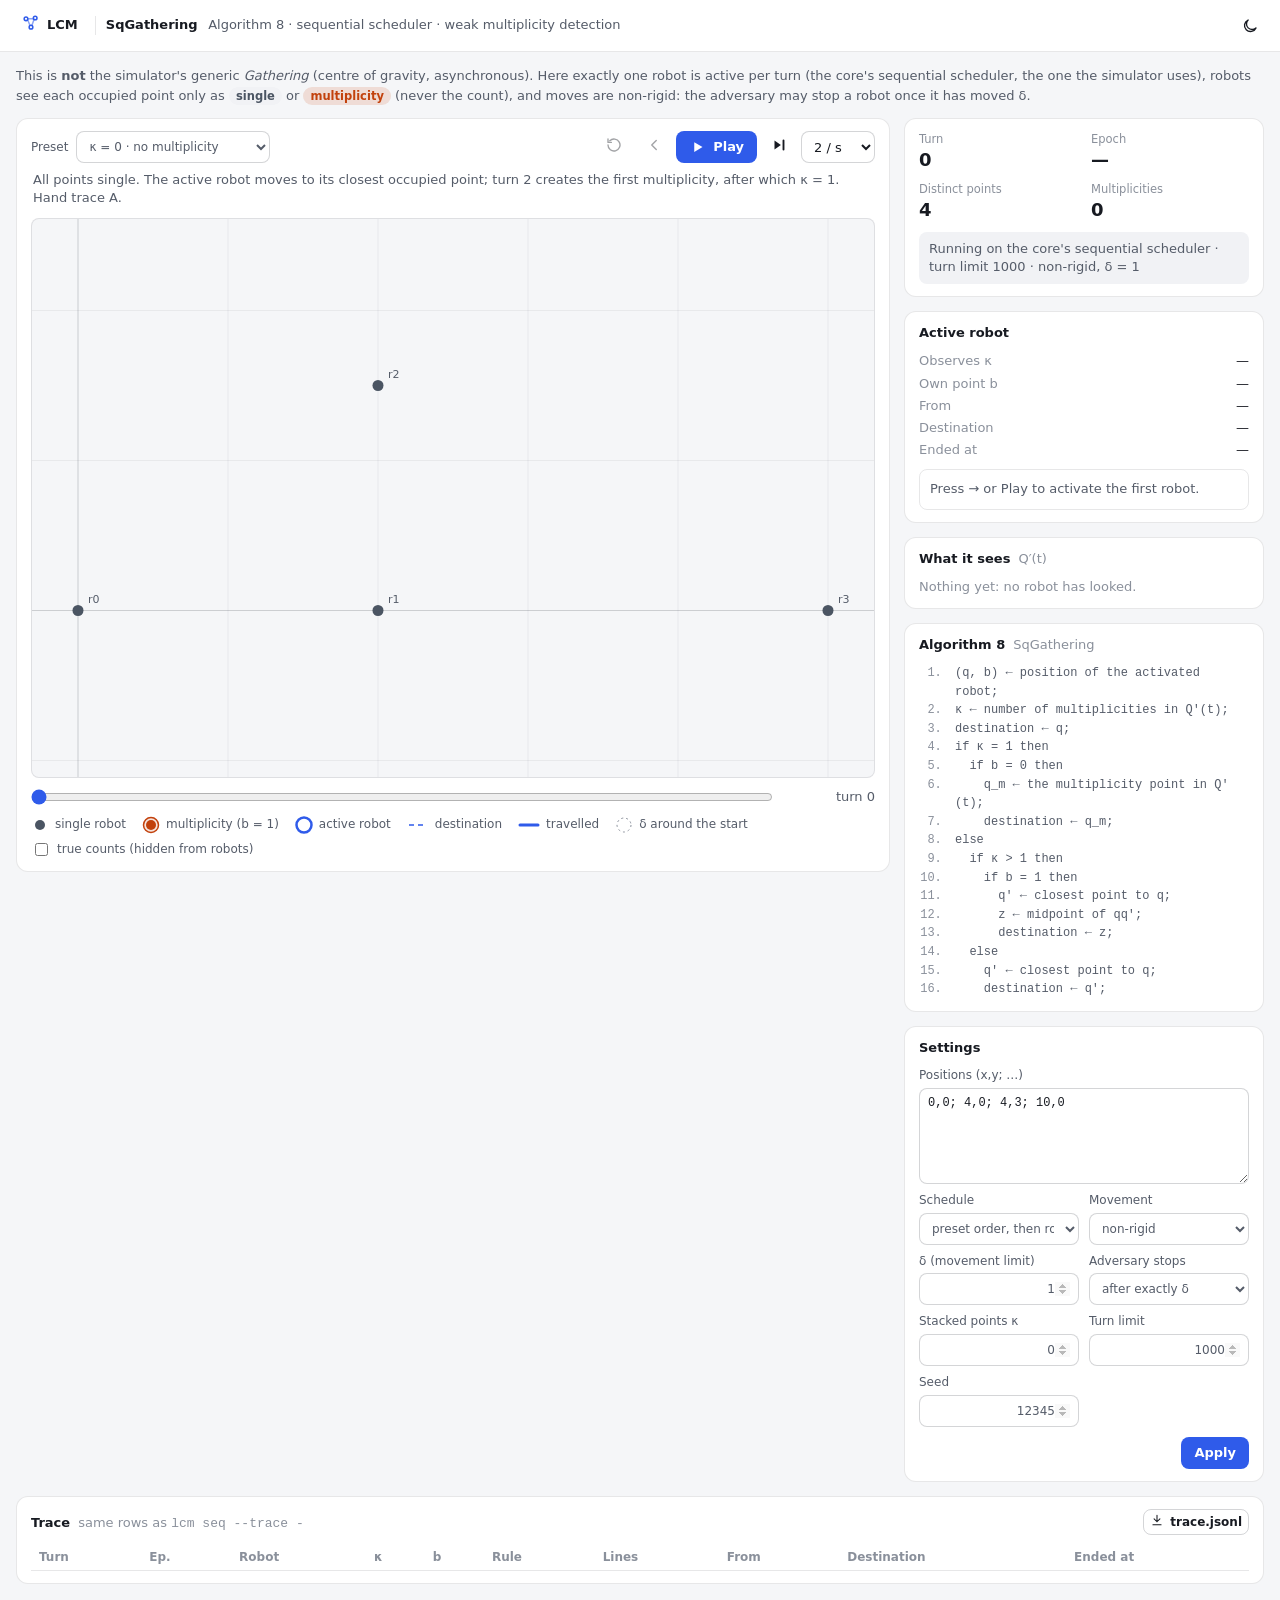
<file: web/sqgathering.html>
<!DOCTYPE html>
<html lang="en">
<head>
  <meta charset="UTF-8">
  <meta name="viewport" content="width=device-width, initial-scale=1.0">
  <title>SqGathering · LCM Simulator</title>
  <meta name="description" content="Algorithm 8 (SqGathering): gathering with weak multiplicity detection under a sequential scheduler, round by round.">
  <script>
    (() => {
      let t = "system";
      try { t = localStorage.getItem("lcm-theme") || "system"; } catch {}
      if (t !== "system") document.documentElement.dataset.theme = t;
    })();
  </script>
  <link rel="stylesheet" href="styles.css">
  <link rel="stylesheet" href="sqgathering.css">
</head>
<body class="sqg">
  <header class="sqg-bar">
    <a class="btn" href="../" title="Back to the simulator"><span data-icon="logo" data-size="20"></span><span class="brand-name">LCM</span></a>
    <span class="crumb">SqGathering <span class="crumb-sub">Algorithm 8 · sequential scheduler · weak multiplicity detection</span></span>
    <span class="spacer"></span>
    <button id="theme" class="btn" title="Theme" aria-label="Theme"><span data-icon="moon"></span></button>
  </header>

  <p class="sqg-note">
    This is <strong>not</strong> the simulator's generic <em>Gathering</em> (centre of gravity, asynchronous).
    Here exactly one robot is active per turn (the core's sequential scheduler, the one the simulator uses), robots see each occupied point only as
    <span class="chip single">single</span> or <span class="chip multi">multiplicity</span> (never the count),
    and moves are non-rigid: the adversary may stop a robot once it has moved δ.
  </p>

  <div class="sqg-main">
    <section class="sqg-stage panel-card" aria-label="Configuration">
      <div class="controls" role="toolbar" aria-label="Playback">
        <label class="field compact">
          <span>Preset</span>
          <select id="preset"></select>
        </label>
        <span class="spacer"></span>
        <button id="restart" class="btn" title="Back to turn 0 (Home)" aria-label="Back to turn 0"><span data-icon="reset"></span></button>
        <button id="back" class="btn" title="Previous turn (←)" aria-label="Previous turn"><span data-icon="chevron" class="flip"></span></button>
        <button id="play" class="btn primary" title="Play (Space)"><span data-icon="play"></span><span class="label">Play</span></button>
        <button id="step" class="btn" title="Next turn (→)" aria-label="Next turn"><span data-icon="stepEvent"></span></button>
        <select id="speed" aria-label="Turns per second" title="Turns per second">
          <option value="1">1 / s</option>
          <option value="2" selected>2 / s</option>
          <option value="5">5 / s</option>
          <option value="20">20 / s</option>
        </select>
      </div>
      <p id="preset_blurb" class="blurb"></p>
      <div class="canvas-wrap">
        <svg id="view" role="img" aria-label="Robot positions"></svg>
      </div>
      <div class="scrub">
        <input id="scrub" type="range" min="0" max="0" value="0" aria-label="Turn">
        <span id="scrub_label" class="num">turn 0</span>
      </div>
      <ul class="legend">
        <li><svg width="18" height="18" viewBox="-9 -9 18 18"><circle r="5" class="pt-single"/></svg>single robot</li>
        <li><svg width="18" height="18" viewBox="-9 -9 18 18"><circle r="7.5" class="pt-multi-ring"/><circle r="5" class="pt-multi"/></svg>multiplicity (b = 1)</li>
        <li><svg width="18" height="18" viewBox="-9 -9 18 18"><circle r="7.5" class="pt-active"/></svg>active robot</li>
        <li><svg width="22" height="18" viewBox="-11 -9 22 18"><path d="M-9 0H9" class="mv-planned"/></svg>destination</li>
        <li><svg width="22" height="18" viewBox="-11 -9 22 18"><path d="M-9 0H9" class="mv-done"/></svg>travelled</li>
        <li><svg width="18" height="18" viewBox="-9 -9 18 18"><circle r="7" class="delta-ring"/></svg>δ around the start</li>
        <li><label class="inline"><input id="counts" type="checkbox"> true counts (hidden from robots)</label></li>
      </ul>
    </section>

    <aside class="sqg-side">
      <section class="panel-card" aria-label="Status">
        <div class="stats">
          <div><span class="k">Turn</span><span id="s_round" class="v num">0</span></div>
          <div><span class="k">Epoch</span><span id="s_epoch" class="v num">—</span></div>
          <div><span class="k">Distinct points</span><span id="s_distinct" class="v num">—</span></div>
          <div><span class="k">Multiplicities</span><span id="s_multi" class="v num">—</span></div>
        </div>
        <div id="s_status" class="status"></div>
      </section>

      <section class="panel-card" aria-label="Active robot">
        <h2>Active robot <span id="a_robot" class="robot-tag"></span></h2>
        <dl class="kv">
          <dt>Observes κ</dt><dd id="a_kappa" class="num">—</dd>
          <dt>Own point b</dt><dd id="a_b">—</dd>
          <dt>From</dt><dd id="a_from" class="num">—</dd>
          <dt>Destination</dt><dd id="a_dest" class="num">—</dd>
          <dt>Ended at</dt><dd id="a_stop" class="num">—</dd>
        </dl>
        <div id="a_rule" class="rule-card">Step to activate the first robot.</div>
      </section>

      <section class="panel-card" aria-label="Observation">
        <h2>What it sees <span class="muted">Q′(t)</span></h2>
        <ul id="obs" class="obs"></ul>
      </section>

      <section class="panel-card" aria-label="Algorithm 8">
        <h2>Algorithm 8 <span class="muted">SqGathering</span></h2>
        <ol id="algo" class="algo"></ol>
      </section>

      <section class="panel-card" aria-label="Settings">
        <h2>Settings</h2>
        <div class="settings">
          <label class="field"><span>Positions (x,y; …)</span><textarea id="f_positions" rows="3" spellcheck="false"></textarea></label>
          <label class="field"><span>Schedule</span>
            <select id="f_schedule">
              <option value="preset">preset order, then round-robin</option>
              <option value="round-robin">round-robin</option>
              <option value="random">random order each epoch</option>
            </select>
          </label>
          <label class="field"><span>Movement</span>
            <select id="f_movement">
              <option value="non-rigid">non-rigid</option>
              <option value="rigid">rigid</option>
            </select>
          </label>
          <label class="field"><span>δ (movement limit)</span><input id="f_delta" type="number" min="0.01" step="0.1"></label>
          <label class="field"><span>Adversary stops</span>
            <select id="f_stop">
              <option value="delta">after exactly δ</option>
              <option value="random">at random (≥ δ)</option>
              <option value="half">halfway (≥ δ)</option>
            </select>
          </label>
          <label class="field"><span>Stacked points κ</span><input id="f_multiplicities" type="number" min="0" step="1"></label>
          <label class="field"><span>Turn limit</span><input id="f_budget" type="number" min="0" step="1"></label>
          <label class="field"><span>Seed</span><input id="f_seed" type="number" min="0" step="1"></label>
        </div>
        <div class="row-end">
          <span id="f_error" class="error" role="alert"></span>
          <button id="apply" class="btn primary">Apply</button>
        </div>
      </section>
    </aside>
  </div>

  <section class="panel-card trace-card" aria-label="Trace">
    <h2>Trace <span class="muted">same rows as <code>lcm seq --trace -</code></span>
      <span class="spacer"></span>
      <button id="download" class="btn small outline" title="Download the trace as JSON lines"><span data-icon="download" data-size="14"></span>trace.jsonl</button>
    </h2>
    <div class="trace-wrap">
      <table class="trace">
        <thead><tr><th>Turn</th><th>Ep.</th><th>Robot</th><th>κ</th><th>b</th><th>Rule</th><th>Lines</th><th>From</th><th>Destination</th><th>Ended at</th></tr></thead>
        <tbody id="trace"></tbody>
      </table>
    </div>
  </section>

  <script type="module" src="sqgathering.js"></script>
</body>
</html>
</file>
<file: web/styles.css>
/* LCM simulator: design tokens and components. No external fonts or CSS
 * frameworks; everything here is used by index.html. */

:root {
  color-scheme: light;
  --canvas: #f5f6f8;
  --bounds: rgba(20, 24, 33, 0.16);
  --surface: rgba(255, 255, 255, 0.9);
  --surface-solid: #ffffff;
  --surface-2: #f1f2f5;
  --border: rgba(20, 24, 33, 0.1);
  --border-strong: rgba(20, 24, 33, 0.18);
  --text: #171a21;
  --text-2: #555c69;
  --text-3: #8a909b;
  --accent: #2f5bea;
  --accent-text: #ffffff;
  --accent-weak: rgba(47, 91, 234, 0.1);
  --danger: #c62828;
  --warn-weak: rgba(217, 119, 6, 0.12);
  --warn-text: #92400e;
  --shadow: 0 1px 2px rgba(16, 24, 40, 0.05), 0 6px 20px rgba(16, 24, 40, 0.08);
  --radius: 12px;
  --radius-sm: 8px;
  --font: system-ui, -apple-system, "Segoe UI", Roboto, "Helvetica Neue", Arial, sans-serif;
  --mono: ui-monospace, SFMono-Regular, Menlo, Consolas, monospace;
}

@media (prefers-color-scheme: dark) {
  :root:not([data-theme="light"]) {
    color-scheme: dark;
    --canvas: #0e1014;
    --bounds: rgba(230, 234, 242, 0.14);
    --surface: rgba(25, 28, 35, 0.88);
    --surface-solid: #191c23;
    --surface-2: #22262e;
    --border: rgba(230, 234, 242, 0.09);
    --border-strong: rgba(230, 234, 242, 0.18);
    --text: #e9ebef;
    --text-2: #a6acb8;
    --text-3: #6f7683;
    --accent: #7090ff;
    --accent-text: #0e1014;
    --accent-weak: rgba(112, 144, 255, 0.16);
    --danger: #ff6b6b;
    --warn-weak: rgba(251, 191, 36, 0.14);
    --warn-text: #fbbf24;
    --shadow: 0 1px 2px rgba(0, 0, 0, 0.3), 0 8px 24px rgba(0, 0, 0, 0.35);
  }
}

:root[data-theme="dark"] {
  color-scheme: dark;
  --canvas: #0e1014;
  --bounds: rgba(230, 234, 242, 0.14);
  --surface: rgba(25, 28, 35, 0.88);
  --surface-solid: #191c23;
  --surface-2: #22262e;
  --border: rgba(230, 234, 242, 0.09);
  --border-strong: rgba(230, 234, 242, 0.18);
  --text: #e9ebef;
  --text-2: #a6acb8;
  --text-3: #6f7683;
  --accent: #7090ff;
  --accent-text: #0e1014;
  --accent-weak: rgba(112, 144, 255, 0.16);
  --danger: #ff6b6b;
  --warn-weak: rgba(251, 191, 36, 0.14);
  --warn-text: #fbbf24;
  --shadow: 0 1px 2px rgba(0, 0, 0, 0.3), 0 8px 24px rgba(0, 0, 0, 0.35);
}

* { box-sizing: border-box; }
html, body { margin: 0; height: 100%; overflow: hidden; }
body {
  background: var(--canvas);
  color: var(--text);
  font: 13px/1.4 var(--font);
  -webkit-font-smoothing: antialiased;
}
button, input, select { font: inherit; color: inherit; }
.num { font-variant-numeric: tabular-nums; }
[hidden] { display: none !important; }

/* ---------------------------------------------------------------- canvas */
#stage { position: fixed; inset: 0; }
#canvas { display: block; width: 100%; height: 100%; touch-action: none; cursor: crosshair; }
#canvas.panning { cursor: grabbing; }

/* ---------------------------------------------------------------- panels */
.panel {
  position: fixed;
  z-index: 10;
  background: var(--surface);
  border: 1px solid var(--border);
  border-radius: var(--radius);
  box-shadow: var(--shadow);
  backdrop-filter: blur(12px) saturate(1.2);
  -webkit-backdrop-filter: blur(12px) saturate(1.2);
}
body.clean .panel:not(.keep) { display: none !important; }

/* toolbar, top left */
#toolbar { top: 12px; left: 12px; display: flex; align-items: center; gap: 4px; padding: 6px; }
.brand { display: flex; align-items: center; gap: 8px; padding: 0 8px 0 4px; font-weight: 650; letter-spacing: 0.01em; white-space: nowrap; }
.brand svg { color: var(--accent); }
.divider { width: 1px; align-self: stretch; margin: 4px 4px; background: var(--border); }

/* settings, left under the toolbar */
#settings { top: 68px; left: 12px; width: 300px; max-height: calc(100vh - 80px); display: flex; flex-direction: column; }
.panel-head { display: flex; align-items: center; gap: 8px; padding: 12px 14px 8px; }
.panel-head h2 { margin: 0; font-size: 13px; font-weight: 650; }
.panel-head .spacer { flex: 1; }
.panel-body { overflow-y: auto; padding: 0 6px 6px; }
.panel-foot { display: flex; justify-content: space-between; align-items: center; gap: 8px; padding: 8px 14px 12px; border-top: 1px solid var(--border); color: var(--text-3); font-size: 12px; }

.group { border-radius: var(--radius-sm); }
.group > summary {
  list-style: none; cursor: pointer; display: flex; align-items: center; gap: 6px;
  padding: 8px; font-weight: 600; color: var(--text-2); border-radius: var(--radius-sm);
  text-transform: uppercase; font-size: 11px; letter-spacing: 0.06em;
}
.group > summary::-webkit-details-marker { display: none; }
.group > summary:hover { background: var(--surface-2); }
.group > summary .chev { transition: transform 0.15s; color: var(--text-3); }
.group[open] > summary .chev { transform: rotate(90deg); }
.group-body { padding: 0 8px 8px; display: grid; gap: 10px; }

.field { display: grid; gap: 4px; }
.field-top { display: flex; align-items: center; gap: 8px; }
.field-top label { flex: 1; color: var(--text); }
.field-top label.has-hint { flex: 0 1 auto; margin-right: auto; cursor: help; text-decoration: underline dotted var(--text-3); text-underline-offset: 3px; }
.field.disabled { opacity: 0.45; }
.field .sub { color: var(--text-3); font-size: 11.5px; }

input[type="number"], select {
  height: 28px; border-radius: 7px; border: 1px solid var(--border-strong);
  background: var(--surface-solid); padding: 0 8px; min-width: 0;
}
input[type="number"] { width: 84px; text-align: right; font-variant-numeric: tabular-nums; }
input[type="number"]::-webkit-inner-spin-button { opacity: 0.4; }
select { padding-right: 24px; }
input:focus-visible, select:focus-visible, textarea:focus-visible, button:focus-visible, summary:focus-visible {
  outline: 2px solid var(--accent); outline-offset: 1px;
}

textarea {
  width: 100%; resize: vertical; min-height: 96px; padding: 6px 8px; border-radius: 7px;
  border: 1px solid var(--border-strong); background: var(--surface-solid); color: var(--text);
  font: 12px/1.5 var(--mono); tab-size: 4;
}
.field .sub.error { color: var(--danger); }
.field .sub.note { margin-top: -2px; }
.start-summary { margin: 0; padding: 8px 10px; border-radius: 7px; background: var(--surface-2); color: var(--text-2); font-size: 12px; line-height: 1.45; }
.more > summary { list-style: none; cursor: pointer; display: inline-flex; align-items: center; gap: 4px; color: var(--text-2); font-size: 12px; padding: 2px 0; }
.more > summary::-webkit-details-marker { display: none; }
.more > summary:hover { color: var(--text); }
.more > summary .chev { transition: transform 0.15s; color: var(--text-3); }
.more[open] > summary .chev { transform: rotate(90deg); }
.more-body { display: grid; gap: 10px; padding: 8px 0 0 10px; margin-top: 4px; border-left: 2px solid var(--border); }
input[type="range"] { width: 100%; height: 18px; margin: 0; background: transparent; accent-color: var(--accent); cursor: pointer; }

/* switch */
.switch { position: relative; width: 32px; height: 18px; flex: none; }
.switch input { position: absolute; inset: 0; opacity: 0; margin: 0; cursor: pointer; }
.switch span { position: absolute; inset: 0; border-radius: 999px; background: var(--border-strong); transition: background 0.15s; pointer-events: none; }
.switch span::after { content: ""; position: absolute; top: 2px; left: 2px; width: 14px; height: 14px; border-radius: 50%; background: #fff; box-shadow: 0 1px 2px rgba(0,0,0,.25); transition: transform 0.15s; }
.switch input:checked + span { background: var(--accent); }
.switch input:checked + span::after { transform: translateX(14px); }
.switch input:focus-visible + span { outline: 2px solid var(--accent); outline-offset: 2px; }

/* buttons */
.btn {
  display: inline-flex; align-items: center; justify-content: center; gap: 6px;
  height: 32px; min-width: 32px; padding: 0 8px; border-radius: var(--radius-sm);
  border: 1px solid transparent; background: transparent; cursor: pointer; color: var(--text); white-space: nowrap;
}
a.btn { text-decoration: none; }
.btn:hover:not(:disabled) { background: var(--surface-2); }
.btn:disabled { opacity: 0.4; cursor: default; }
.btn.primary { background: var(--accent); color: var(--accent-text); padding: 0 12px; font-weight: 600; }
.btn.primary:hover:not(:disabled) { background: var(--accent); filter: brightness(1.08); }
.btn.small { height: 26px; min-width: 26px; padding: 0 6px; font-size: 12px; }
.btn.outline { border-color: var(--border-strong); }
.btn[aria-pressed="true"] { background: var(--accent-weak); color: var(--accent); }
.btn svg { flex: none; }
#toolbar select[hidden] { display: none; }
/* The Examples menu opens under its toolbar button (positioned by app.js), like the Export menu. */
#examples_menu { right: auto; bottom: auto; min-width: 280px; max-width: min(360px, calc(100vw - 16px)); }
.menu-item { height: auto; min-height: 36px; padding: 6px 10px 6px 8px; gap: 8px; text-align: left; }
.menu-item .tick { flex: none; display: inline-flex; visibility: hidden; color: var(--accent); }
.menu-item[aria-checked="true"] .tick { visibility: visible; }
.menu-item[aria-checked="true"] { background: var(--accent-weak); }
.menu-item .text { display: grid; gap: 1px; }
.menu-item .title { font-weight: 600; }
.menu-item .note { color: var(--text-3); font-size: 11.5px; font-weight: 400; white-space: normal; }
.menu-item:first-child { margin-bottom: 4px; }
#toolbar select { height: 32px; border-radius: var(--radius-sm); background: var(--surface-solid); }
/* The menu is as wide as its longest entry: with the "per turn" entries (sequential scheduler) hold it to a width the toolbar can afford. */
#playback.has-turns { width: 100px; padding: 0 20px 0 6px; text-overflow: clip; }

.badge { display: inline-flex; align-items: center; gap: 4px; padding: 2px 8px; border-radius: 999px; font-size: 11.5px; font-weight: 600; }
.badge.warn { background: var(--warn-weak); color: var(--warn-text); }

/* HUD, top right */
#hud { top: 12px; right: 12px; width: 236px; padding: 12px 14px; display: grid; gap: 8px; }
.hud-row { display: flex; justify-content: space-between; align-items: baseline; gap: 12px; }
.hud-row .k { color: var(--text-2); }
.hud-row .v { font-variant-numeric: tabular-nums; font-weight: 600; }
.hud-time { font-size: 22px; font-weight: 650; letter-spacing: -0.01em; font-variant-numeric: tabular-nums; }
.hud-status { color: var(--text-2); font-size: 12px; }
.hud-status.ended { color: var(--accent); font-weight: 600; }
.progress { height: 6px; border-radius: 999px; background: var(--surface-2); overflow: hidden; }
.progress > div { height: 100%; width: 0; background: var(--accent); transition: width 0.25s; }
.hud-plot { display: grid; gap: 4px; }
.hud-plot canvas { width: 100%; height: 55px; display: block; border-radius: 6px; background: var(--surface-2); }
.hud-perf { color: var(--text-3); font-size: 11.5px; font-variant-numeric: tabular-nums; border-top: 1px solid var(--border); padding-top: 8px; }
.last-event { font-family: var(--mono); font-size: 11.5px; color: var(--text-2); background: var(--surface-2); border-radius: 6px; padding: 6px 8px; }

/* inspector, right under the HUD */
#inspector { top: 12px; right: 260px; width: 250px; padding: 12px 14px; display: grid; gap: 6px; }
#inspector h3 { margin: 0; font-size: 13px; display: flex; align-items: center; gap: 8px; }
#inspector h3 .spacer { flex: 1; }
#inspector dl { display: grid; grid-template-columns: auto 1fr; gap: 3px 10px; margin: 4px 0 0; }
#inspector dt { color: var(--text-2); }
#inspector dd { margin: 0; text-align: right; font-variant-numeric: tabular-nums; overflow-wrap: anywhere; }
.chip { display: inline-flex; align-items: center; gap: 6px; }
.dot { width: 10px; height: 10px; border-radius: 50%; display: inline-block; flex: none; box-shadow: inset 0 0 0 1px rgba(0,0,0,.15); }

/* legend, bottom left */
#legend { left: 12px; bottom: 12px; padding: 8px 12px; display: flex; flex-wrap: wrap; gap: 4px 14px; max-width: min(640px, calc(100vw - 90px)); }
#legend .item { display: inline-flex; align-items: center; gap: 6px; color: var(--text-2); white-space: nowrap; }
#legend .count { color: var(--text); font-weight: 600; font-variant-numeric: tabular-nums; }
#settings:not([hidden]) ~ #legend { left: 324px; max-width: calc(100vw - 400px); }

/* Pattern Formation: the custom pattern's coordinates */
#pattern_editor { top: 12px; right: 260px; width: 260px; max-height: calc(100vh - 24px); overflow: auto; padding: 10px 12px; display: grid; gap: 8px; z-index: 20; }
#pattern_editor[hidden] { display: none; }
#pattern_editor .pe-head { font-weight: 600; }
#pattern_editor .pe-count { font-weight: 400; color: var(--text-2); margin-left: 6px; }
#pattern_editor textarea { width: 100%; box-sizing: border-box; font: 12px/1.4 ui-monospace, monospace; resize: vertical; background: var(--bg, transparent); color: var(--text); border: 1px solid var(--border); border-radius: 6px; padding: 6px; }
#pattern_editor .pe-error { color: #dc2626; font-size: 12px; }
#pattern_editor .pe-hint { color: var(--text-2); font-size: 12px; }
@media (max-width: 760px) {
  #pattern_editor { top: auto; right: 8px; left: 8px; bottom: 64px; width: auto; max-height: 45vh; }
}
#legend .swatch-line { display: inline-block; width: 16px; height: 3px; border-radius: 2px; }
#legend .swatch-ring { display: inline-block; width: 8px; height: 8px; border-radius: 50%; border: 2.5px solid; }

/* view tools, bottom right */
#tools { right: 12px; bottom: 12px; display: flex; flex-direction: column; gap: 2px; padding: 4px; }
.menu { position: fixed; z-index: 30; right: 60px; bottom: 60px; padding: 4px; display: grid; min-width: 190px; }
.menu .btn { justify-content: flex-start; }

/* A short laptop screen: the status panel and the view tools share the right edge, so tighten the panel. */
@media (min-width: 761px) and (max-height: 800px) {
  #hud { gap: 4px; padding: 10px 14px; }
}

/* Wherever the view tools are a column (twelve of them), they take two columns, and the status panel (the tallest panel,
 * at the other end of the right edge) gives up its plot, then everything but the essentials, so the two never meet. */
@media (min-width: 761px) and (min-height: 521px) {
  #tools { display: grid; grid-template-columns: repeat(2, auto); gap: 2px; }
}
/* Phones: twelve tools in one row are too many; full screen is the one a phone can do without. */
@media (max-width: 760px) { #fullscreen { display: none; } }
/* Where the status panel's Zoom row is shown (not on phones, nor on screens under 581 px high, which drop its extra rows), it has the + and −. */
#canvas.measuring { cursor: crosshair; }
@media (min-width: 761px) and (max-height: 680px) {
  #hud .hud-plot { display: none; }
}
@media (min-width: 761px) and (max-height: 580px) {
  #hud .hud-extra { display: none !important; }
}

/* The overview map: bottom right, just left of the view tools (app.js sets its right edge). Only where there is room. */
#overview { bottom: 12px; right: 76px; padding: 0; overflow: hidden; z-index: 4; cursor: crosshair; line-height: 0; }
#overview canvas { display: block; }
@media (max-width: 1219px), (max-height: 520px) { #overview { display: none; } }

/* The caption while a turn is played one at a time: above the legend, left-aligned with it. */
#turn_caption { left: 12px; bottom: 56px; width: min(500px, calc(100vw - 100px)); padding: 10px 14px; display: grid; gap: 3px; z-index: 5; }
#settings:not([hidden]) ~ #turn_caption { left: 324px; width: min(500px, calc(100vw - 440px)); }
#turn_caption .cap-head { font-weight: 650; }
#turn_caption .cap-body { color: var(--text-2); line-height: 1.4; }

/* scale bar in the status panel */
#hud .scale { display: inline-flex; align-items: center; gap: 8px; }
#hud .zoomgauge { display: inline-flex; align-items: center; gap: 4px; }
/* Zoom + and − live in the view tools (one place only); the status panel keeps the gauge. */
#hud_zoom_in, #hud_zoom_out { display: none; }
#hud .zoombtn { width: 20px; height: 20px; min-width: 20px; padding: 0; border: 1px solid var(--border-strong); border-radius: 6px; }
#hud_zoom { min-width: 48px; text-align: right; }
#hud_zoom_meter { position: relative; display: inline-block; width: 40px; height: 8px; border-radius: 4px; overflow: hidden; background: var(--surface-2);
  background-image: repeating-linear-gradient(90deg, transparent 0, transparent calc(16.667% - 1px), var(--border-strong) calc(16.667% - 1px), var(--border-strong) 16.667%); }
#hud_zoom_fill { position: absolute; left: 0; top: 0; bottom: 0; width: 0; background: var(--accent); opacity: 0.85; border-radius: 4px; }
#hud_scale_bar { display: inline-block; height: 7px; border: 1.5px solid var(--text-2); border-top: none; box-sizing: border-box; }

/* hover tooltip */
#tip { position: fixed; z-index: 20; pointer-events: none; padding: 4px 8px; border-radius: 6px; background: var(--surface-solid); border: 1px solid var(--border); box-shadow: var(--shadow); font-size: 12px; white-space: nowrap; }

/* overlays */
.overlay { position: fixed; inset: 0; z-index: 40; display: grid; place-items: center; background: rgba(10, 12, 16, 0.28); }
.overlay.plain { background: transparent; pointer-events: none; }
.dialog { position: relative; width: min(460px, calc(100vw - 32px)); padding: 18px 20px; pointer-events: auto; }
.dialog h2 { margin: 0 0 12px; font-size: 15px; }
.dialog .close { position: absolute; top: 12px; right: 12px; }
.dialog.wide { width: min(560px, calc(100vw - 32px)); display: grid; gap: 10px; }
.dialog.wide h2 { margin: 0; }
.dialog p.sub { margin: 0; color: var(--text-2); font-size: 12px; line-height: 1.5; }
.dialog code { font-family: var(--mono); font-size: 11.5px; }
.dialog-foot { display: flex; align-items: center; justify-content: space-between; gap: 12px; }
.dialog-foot .sub { font-size: 12px; color: var(--text-3); }
/* The "Embed in a web page" window (embed.js). */
#embed_dialog .dialog { max-height: calc(100dvh - 24px); overflow-y: auto; }
.embed-options { display: grid; grid-template-columns: auto 1fr; gap: 8px 14px; align-items: center; font-size: 13px; }
.embed-options .k { color: var(--text-2); }
.embed-options .checks, .embed-options .size { display: flex; flex-wrap: wrap; gap: 6px 14px; }
.embed-options .check { display: inline-flex; align-items: center; gap: 5px; }
.embed-options .size label { display: inline-flex; align-items: center; gap: 6px; }
.embed-options .size input { width: 64px; height: 28px; }
.embed-options .presets { display: inline-flex; flex-wrap: wrap; gap: 6px; }
.embed-options select { height: 30px; max-width: 100%; }
.embed-options .check:has(input:disabled) { color: var(--text-3); }
#embed_code { width: 100%; font-family: var(--mono); font-size: 11.5px; line-height: 1.45; resize: vertical; word-break: break-all; }
.dialog-foot .buttons { display: flex; gap: 8px; }
#embed_try { text-decoration: none; }
#embed_try:hover { color: var(--accent); }
.dialog-foot .sub.error { color: var(--danger); }
#coords textarea { min-height: 240px; }
.keys { display: grid; grid-template-columns: auto 1fr; gap: 6px 14px; align-items: center; }
.keys .combo { display: inline-flex; align-items: center; gap: 4px; color: var(--text-3); white-space: nowrap; }
kbd { color: var(--text); font-family: var(--mono); font-size: 11.5px; padding: 1px 6px; border-radius: 5px; border: 1px solid var(--border-strong); background: var(--surface-2); white-space: nowrap; }
.loading { display: flex; align-items: center; gap: 10px; color: var(--text-2); }
.spinner { width: 16px; height: 16px; border-radius: 50%; border: 2px solid var(--border-strong); border-top-color: var(--accent); animation: spin 0.8s linear infinite; }
@keyframes spin { to { transform: rotate(360deg); } }

#toast { position: fixed; z-index: 50; left: 50%; bottom: 16px; transform: translateX(-50%); padding: 8px 14px; border-radius: 999px; background: var(--surface-solid); border: 1px solid var(--border); box-shadow: var(--shadow); max-width: calc(100vw - 32px); }
#toast.error { color: var(--danger); border-color: var(--danger); }

@media (prefers-reduced-motion: reduce) { * { transition: none !important; animation: none !important; } }

/* ------------------------------------------------------------ smaller screens
 * Desktop is the layout above. --top-h is the toolbar's bottom edge and
 * --hud-bottom the stats card's, both set by app.js, so panels stack under
 * whatever height the toolbar wraps to. */
.sheet-close { display: none; }

/* Tablet and small laptops: icon-only toolbar, stats under it on the right. */
@media (max-width: 1219px) {
  #toolbar .label { display: none; }
  /* Never wider than the screen: if fonts run wide, the algorithm menu gives up the room. */
  #toolbar { max-width: calc(100vw - 24px); }
  #algorithm { flex: 0 1 auto; min-width: 120px; }
  #hud { top: calc(var(--top-h, 56px) + 8px); width: 220px; }
  #inspector { top: calc(var(--top-h, 56px) + 8px); right: 244px; }
}

/* Compact stats wherever space is short: just time, terminated and the bar. */
@media (max-width: 760px), (max-height: 520px) {
  #hud { padding: 8px 12px; gap: 5px; width: 190px; }
  #hud .hud-extra { display: none !important; }
  .hud-time { font-size: 17px; }
}

/* Short screens (a phone held sideways): tools in a row along the bottom. */
@media (max-height: 520px) {
  #tools { flex-direction: row; }
  #settings { max-height: calc(100vh - var(--top-h, 56px) - 20px); }
  #legend { display: none; }
  #turn_caption, #settings:not([hidden]) ~ #turn_caption { bottom: 68px; left: 12px; width: min(500px, calc(100vw - 100px)); }
}

/* Phones: full-width toolbar, settings as a bottom sheet, tools in a row. */
@media (max-width: 760px) {
  #toolbar { top: 8px; left: 8px; right: 8px; flex-wrap: wrap; justify-content: space-between; row-gap: 6px; }
  #toolbar .brand, #toolbar .divider { display: none; }
  #algorithm, #target-pattern { flex: 1 1 150px; min-width: 0; }
  #examples_menu { left: 8px !important; right: 8px; max-width: none; }
  #hud { top: calc(var(--top-h, 96px) + 6px); left: 8px; right: 8px; width: auto; grid-template-columns: auto 1fr auto; align-items: center; column-gap: 12px; }
  #hud .hud-row:first-child { grid-column: 3; grid-row: 1; }
  #hud .hud-time { grid-column: 1; grid-row: 1; }
  #hud .hud-row:not(:first-child) { grid-column: 2; grid-row: 1; justify-content: flex-start; }
  #hud .progress { grid-column: 1 / -1; }
  #hud .hud-row:first-child .k { display: none; }
  #settings { top: auto; left: 0; right: 0; bottom: 0; width: auto; max-height: 72vh; border-radius: 16px 16px 0 0; z-index: 25; box-shadow: 0 -8px 30px rgba(0, 0, 0, 0.18); }
  .sheet-close { display: inline-flex; }
  #tools { left: 8px; right: 8px; bottom: 8px; flex-direction: row; justify-content: space-between; }
  #tools .btn { flex: 1 1 0; min-width: 0; padding: 0; } /* ten buttons share the row, however narrow the phone */
  #legend, #settings:not([hidden]) ~ #legend { left: 8px; right: 8px; bottom: 64px; max-width: none; }
  #turn_caption, #settings:not([hidden]) ~ #turn_caption { left: 8px; right: 8px; bottom: 112px; width: auto; }
  #inspector { top: calc(var(--hud-bottom, 150px) + 6px); left: 8px; right: 8px; width: auto; }
  .menu { right: 8px; bottom: 64px; }
}

/* Touch screens: finger-sized targets. */
@media (pointer: coarse) {
  .btn { height: 40px; min-width: 40px; }
  .btn.small { height: 34px; min-width: 34px; }
  #toolbar select { height: 40px; }
  .field select, .field input[type="number"] { height: 36px; }
  input[type="range"] { height: 28px; }
}

/* Embedded in another page (?embed, see embed.js): the robots and the chosen buttons only. */
body.embed :is(#settings, #hud, #inspector, #legend, #tools, #overview, #examples_menu, #export_menu, #dirty) { display: none !important; }
body.embed #toolbar > :is(.brand, #algorithm, #examples, .divider, #toggle_settings, #docs_link, #play, #step_event, #step_time, #reset, #playback) { display: none; }
body.embed.embed-play #toolbar > #play,
body.embed.embed-step #toolbar > :is(#step_event, #step_time),
body.embed.embed-reset #toolbar > #reset,
body.embed.embed-speed #toolbar > #playback { display: inline-flex; }
body.embed #toolbar { top: 8px; left: 8px; right: auto; padding: 4px; flex-wrap: nowrap; }
body.embed #toolbar .label { display: none; }
/* A finger on the demo scrolls the page around it (the mouse still drags the view). */
body.embed #canvas { touch-action: pan-x pan-y pinch-zoom; }
body.embed #turn_caption { left: 8px; bottom: 8px; width: min(440px, calc(100vw - 16px)); padding: 7px 10px; font-size: 12.5px; }
#embed_open { position: fixed; top: 8px; right: 8px; padding: 6px 10px; font-size: 12px; color: var(--text-2); text-decoration: none; z-index: 6; }
#embed_open:hover { color: var(--accent); }
#embed_open.short { padding: 6px 9px; }
#embed_open.short .long { display: none; }
#embed_open.gone { visibility: hidden; }
/* A small box: the caption keeps to its first line, so the robots keep the room. */
@media (max-height: 360px), (max-width: 340px) {
  body.embed #turn_caption { padding: 5px 9px; }
  body.embed #turn_caption .cap-body { display: none; }
}
</file>
<file: web/sqgathering.css>
/* SqGathering page (sqgathering.html). Builds on the tokens and buttons of
 * styles.css; everything specific to this page is here. */

:root {
  --sg-single: #4b5563;
  --sg-multi: #c2410c;
  --sg-multi-weak: rgba(194, 65, 12, 0.14);
  --sg-active: #2f5bea;
  --sg-dest: #2f5bea;
  --sg-grid: rgba(20, 24, 33, 0.06);
  --sg-ok: #15803d;
  --sg-ok-weak: rgba(21, 128, 61, 0.12);
}

@media (prefers-color-scheme: dark) {
  :root:not([data-theme="light"]) {
    --sg-single: #c4c9d2;
    --sg-multi: #fb923c;
    --sg-multi-weak: rgba(251, 146, 60, 0.18);
    --sg-active: #7090ff;
    --sg-dest: #7090ff;
    --sg-grid: rgba(230, 234, 242, 0.06);
    --sg-ok: #4ade80;
    --sg-ok-weak: rgba(74, 222, 128, 0.14);
  }
}

:root[data-theme="dark"] {
  --sg-single: #c4c9d2;
  --sg-multi: #fb923c;
  --sg-multi-weak: rgba(251, 146, 60, 0.18);
  --sg-active: #7090ff;
  --sg-dest: #7090ff;
  --sg-grid: rgba(230, 234, 242, 0.06);
  --sg-ok: #4ade80;
  --sg-ok-weak: rgba(74, 222, 128, 0.14);
}

html:has(body.sqg), body.sqg { height: auto; overflow: auto; }
body.sqg { background: var(--canvas); min-height: 100vh; padding-bottom: 24px; }

.sqg-bar { position: sticky; top: 0; z-index: 5; display: flex; align-items: center; gap: 8px; height: 52px;
  padding: 0 12px; background: var(--surface-solid); border-bottom: 1px solid var(--border); }
.sqg-bar .brand-name { font-weight: 650; }
.sqg-bar [data-icon="logo"] { color: var(--accent); }
.sqg-bar .crumb { color: var(--text); font-weight: 600; padding-left: 10px; border-left: 1px solid var(--border);
  min-width: 0; overflow: hidden; text-overflow: ellipsis; white-space: nowrap; }
.crumb-sub { color: var(--text-2); font-weight: 400; margin-left: 6px; }
.spacer { flex: 1; }

.sqg-note { max-width: 1280px; margin: 14px auto 0; padding: 0 16px; color: var(--text-2); line-height: 1.55; }

.sqg-main { max-width: 1280px; margin: 12px auto 0; padding: 0 16px; display: grid;
  grid-template-columns: minmax(0, 1fr) 360px; gap: 14px; align-items: start; }
.sqg-side { display: grid; gap: 14px; min-width: 0; }

.panel-card { background: var(--surface-solid); border: 1px solid var(--border); border-radius: var(--radius);
  padding: 12px 14px; min-width: 0; }
.panel-card h2 { display: flex; align-items: baseline; gap: 8px; margin: 0 0 10px; font-size: 13px; font-weight: 650; }
.muted { color: var(--text-3); font-weight: 400; }

.controls { display: flex; align-items: center; gap: 4px; flex-wrap: wrap; }
.controls select, .field select, .field input, .field textarea { height: 32px; border-radius: var(--radius-sm);
  border: 1px solid var(--border-strong); background: var(--surface-solid); padding: 0 8px; min-width: 0; }
.field textarea { height: auto; padding: 6px 8px; font: 12px/1.4 var(--mono); resize: vertical; }
.field { display: grid; gap: 4px; font-size: 12px; color: var(--text-2); }
.field.compact { display: flex; align-items: center; gap: 8px; }
.settings .field input, .settings .field select { width: 100%; }
.flip svg { transform: scaleX(-1); }
.blurb { margin: 8px 2px 0; color: var(--text-2); min-height: 1.4em; }

.canvas-wrap { margin-top: 10px; border-radius: var(--radius-sm); background: var(--canvas); border: 1px solid var(--border); }
#view { display: block; width: 100%; height: min(62vh, 560px); }
.scrub { display: flex; align-items: center; gap: 10px; margin-top: 10px; }
.scrub input { flex: 1; min-width: 0; accent-color: var(--accent); }
.scrub span { color: var(--text-2); min-width: 92px; text-align: right; }

.legend { display: flex; flex-wrap: wrap; gap: 6px 16px; margin: 10px 0 0; padding: 0; list-style: none; color: var(--text-2); font-size: 12px; }
.legend li { display: flex; align-items: center; gap: 6px; }
.legend label.inline { display: flex; align-items: center; gap: 6px; cursor: pointer; }

/* drawing */
.grid-line { stroke: var(--sg-grid); stroke-width: 1; vector-effect: non-scaling-stroke; }
.axis-line { stroke: var(--border-strong); stroke-width: 1; vector-effect: non-scaling-stroke; }
.pt-single { fill: var(--sg-single); }
.pt-multi { fill: var(--sg-multi); }
.pt-multi-ring { fill: var(--sg-multi-weak); stroke: var(--sg-multi); stroke-width: 1.5; }
.pt-active { fill: none; stroke: var(--sg-active); stroke-width: 2.5; }
.pt-ghost { fill: none; stroke: var(--sg-active); stroke-width: 1.5; stroke-dasharray: 3 3; }
.pt-dest { fill: none; stroke: var(--sg-dest); stroke-width: 1.5; }
.mv-planned { stroke: var(--sg-dest); stroke-width: 1.5; stroke-dasharray: 5 4; fill: none; }
.mv-done { stroke: var(--sg-active); stroke-width: 3; fill: none; stroke-linecap: round; }
.delta-ring { fill: none; stroke: var(--text-3); stroke-width: 1; stroke-dasharray: 2 3; }
.pt-label { fill: var(--text-2); font: 11px var(--font); }
.pt-label.active { fill: var(--sg-active); font-weight: 650; }
.pt-count { fill: var(--sg-multi); font: 600 10px var(--font); }
.marker-dest { fill: var(--sg-dest); }

.chip { display: inline-block; padding: 0 7px; border-radius: 999px; font-size: 11.5px; font-weight: 600; line-height: 18px; }
.chip.single { background: var(--surface-2); color: var(--sg-single); }
.chip.multi { background: var(--sg-multi-weak); color: var(--sg-multi); }
.chip.self { background: var(--accent-weak); color: var(--accent); }

.stats { display: grid; grid-template-columns: 1fr 1fr; gap: 8px 14px; }
.stats div { display: flex; flex-direction: column; }
.stats .k { color: var(--text-3); font-size: 11.5px; }
.stats .v { font-size: 18px; font-weight: 650; }
.status { margin-top: 10px; padding: 8px 10px; border-radius: var(--radius-sm); background: var(--surface-2); color: var(--text-2); }
.status.gathered { background: var(--sg-ok-weak); color: var(--sg-ok); font-weight: 600; }
.status.incomplete { background: var(--warn-weak); color: var(--warn-text); font-weight: 600; }

.robot-tag { color: var(--sg-active); }
.kv { display: grid; grid-template-columns: auto 1fr; gap: 4px 12px; margin: 0; }
.kv dt { color: var(--text-3); }
.kv dd { margin: 0; text-align: right; }
.rule-card { margin-top: 10px; padding: 10px; border-radius: var(--radius-sm); border: 1px solid var(--border); color: var(--text-2); }
.rule-card .rule-key { display: block; font: 600 12px var(--mono); color: var(--accent); margin-bottom: 4px; }
.rule-card .case { float: right; font-size: 11.5px; color: var(--text-3); }

.obs { list-style: none; margin: 0; padding: 0; display: grid; gap: 4px; max-height: 220px; overflow: auto; }
.obs li { display: flex; align-items: center; gap: 8px; }
.obs .xy { font: 12px var(--mono); flex: 1; }
.obs .count { color: var(--text-3); font-size: 11.5px; }
.obs .empty { color: var(--text-3); }

.algo { margin: 0; padding: 0 0 0 30px; font: 12px/1.55 var(--mono); color: var(--text-2); }
.algo li { padding: 0 6px; border-radius: 4px; white-space: pre-wrap; }
.algo li::marker { color: var(--text-3); }
.algo li.hit { background: var(--accent-weak); color: var(--text); }
.algo li.dest { background: var(--accent); color: var(--accent-text); }

.settings { display: grid; grid-template-columns: 1fr 1fr; gap: 8px 10px; }
.settings .field:first-child { grid-column: 1 / -1; }
.row-end { display: flex; align-items: center; gap: 10px; margin-top: 10px; }
.error { flex: 1; color: var(--danger); font-size: 12px; }

.trace-card { max-width: 1248px; margin: 14px auto 0; }
@media (min-width: 1281px) { .trace-card { margin-left: auto; margin-right: auto; } }
.trace-wrap { position: relative; overflow: auto; max-height: 340px; }
.trace { width: 100%; border-collapse: collapse; font-size: 12px; }
.trace th { position: sticky; top: 0; background: var(--surface-solid); text-align: left; color: var(--text-3); font-weight: 600; padding: 4px 8px; border-bottom: 1px solid var(--border); }
.trace td { padding: 3px 8px; border-bottom: 1px solid var(--border); font-variant-numeric: tabular-nums; white-space: nowrap; }
.trace td.rule { font-family: var(--mono); }
.trace tr.current td { background: var(--accent-weak); }
.trace tr { cursor: pointer; }

@media (max-width: 980px) {
  .sqg-main { grid-template-columns: minmax(0, 1fr); }
  .trace-card { margin: 14px 16px 0; }
}

@media (max-width: 560px) {
  .crumb-sub { display: none; }
  .controls .label { display: none; }
  .settings { grid-template-columns: 1fr; }
  #view { height: 52vh; }
}
</file>
